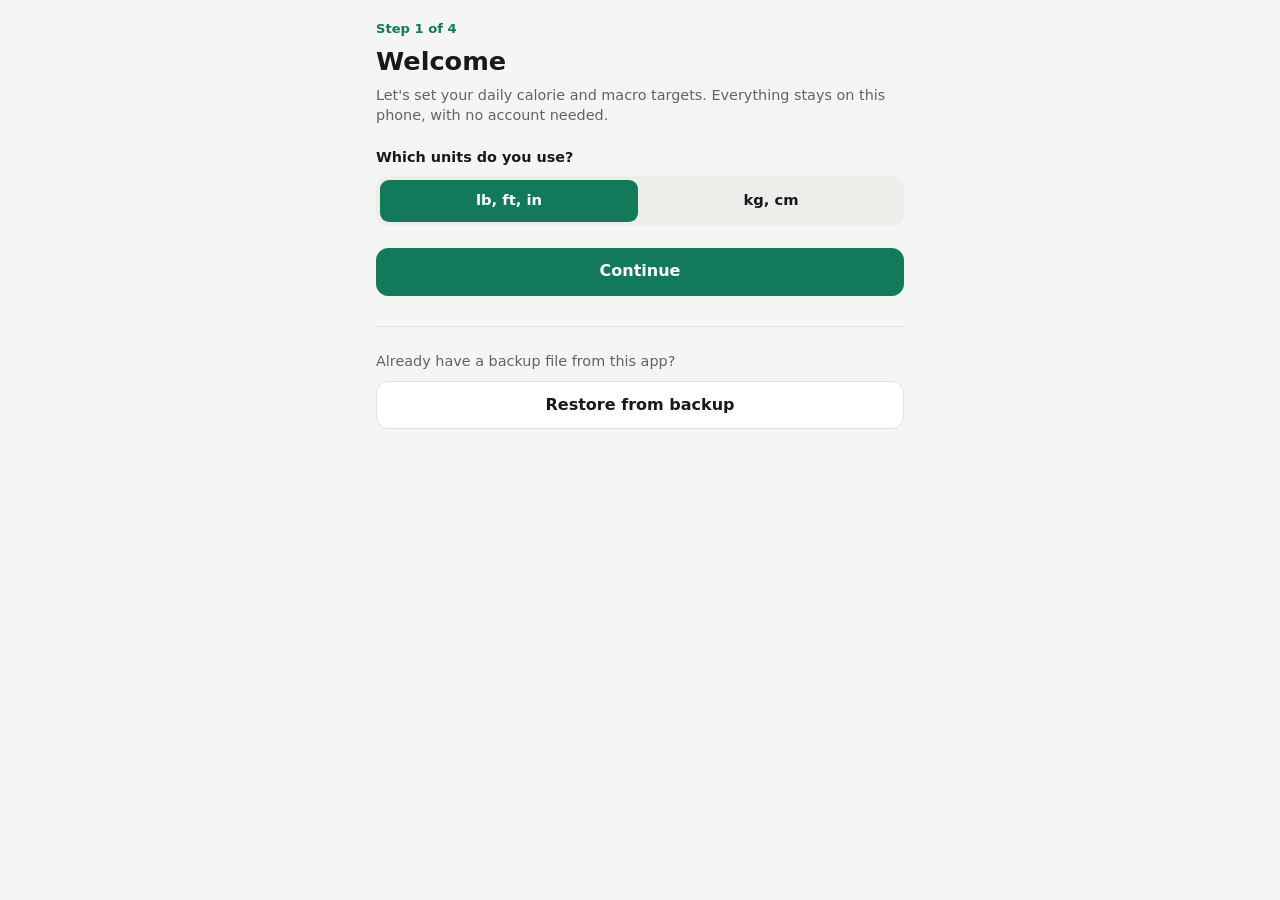
<file: index.html>
<!doctype html>
<html lang="en">
<head>
  <meta charset="utf-8">
  <meta name="viewport" content="width=device-width, initial-scale=1, viewport-fit=cover">
  <title>Fitness Tracker</title>
  <meta name="description" content="Personal food and workout tracker">
  <meta name="theme-color" content="#f5f6f4" media="(prefers-color-scheme: light)">
  <meta name="theme-color" content="#14171a" media="(prefers-color-scheme: dark)">
  <link rel="manifest" href="manifest.webmanifest">
  <link rel="icon" href="icons/icon-192.png" type="image/png">
  <link rel="apple-touch-icon" href="icons/icon-192.png">
  <link rel="stylesheet" href="app.css">
  <script defer src="lib/dexie.min.js"></script>
  <script defer src="js/nutrition.js"></script>
  <script defer src="js/foodApi.js"></script>
  <script defer src="js/exercises.js"></script>
  <script defer src="js/workout.js"></script>
  <script defer src="js/db.js"></script>
  <script defer src="js/workoutScreen.js"></script>
  <script defer src="js/app.js"></script>
  <script defer src="lib/alpine.min.js"></script>
</head>
<body x-data="app()" x-cloak>
  <input type="file" id="restore-file" class="visually-hidden" accept=".json,application/json" @change="chooseRestoreFile($event)">

  <p class="load-error" x-show="loadError" x-text="loadError"></p>

  <!-- ==================== First-run setup, also used to recalculate targets ==================== -->
  <main class="screen setup" x-show="ready && (!hasTargets || sheet === 'setup')">
    <header class="sheet-header" x-show="hasTargets">
      <button class="icon-button" type="button" aria-label="Close" @click="closeSheet()">✕</button>
      <h2>Recalculate targets</h2>
    </header>
    <p class="step-label" x-text="`Step ${setup.step} of 4`"></p>

    <section x-show="setup.step === 1">
      <h1 x-show="!hasTargets">Welcome</h1>
      <h1 x-show="hasTargets">Units</h1>
      <p class="muted" x-show="!hasTargets">Let's set your daily calorie and macro targets. Everything stays on this phone, with no account needed.</p>
      <h3>Which units do you use?</h3>
      <div class="segmented" role="group" aria-label="Units">
        <button type="button" :class="{ on: setup.units === 'lb' }" @click="setup.units = 'lb'">lb, ft, in</button>
        <button type="button" :class="{ on: setup.units === 'kg' }" @click="setup.units = 'kg'">kg, cm</button>
      </div>
      <button class="button primary wide" type="button" @click="setupNext()">Continue</button>
      <div class="restore-offer" x-show="!hasTargets">
        <p class="muted">Already have a backup file from this app?</p>
        <label class="button wide" for="restore-file">Restore from backup</label>
        <p class="error" x-show="restoreError" x-text="restoreError"></p>
      </div>
    </section>

    <section x-show="setup.step === 2">
      <h1>About you</h1>
      <p class="muted">These numbers estimate how many calories you burn in a day.</p>
      <h3>Calorie formula</h3>
      <p class="hint">The standard formula has different versions for male and female bodies.</p>
      <div class="segmented" role="group" aria-label="Calorie formula">
        <button type="button" :class="{ on: setup.sex === 'male' }" @click="setup.sex = 'male'">Male</button>
        <button type="button" :class="{ on: setup.sex === 'female' }" @click="setup.sex = 'female'">Female</button>
        <button type="button" :class="{ on: setup.sex === 'average' }" @click="setup.sex = 'average'">Average</button>
      </div>
      <label class="field">Age
        <input type="number" inputmode="numeric" min="18" max="100" x-model="setup.age">
      </label>
      <template x-if="setup.units === 'lb'">
        <div class="field-row">
          <label class="field">Height (ft)
            <input type="number" inputmode="numeric" min="3" max="8" x-model="setup.feet">
          </label>
          <label class="field">Height (in)
            <input type="number" inputmode="numeric" min="0" max="11" x-model="setup.inches">
          </label>
        </div>
      </template>
      <template x-if="setup.units === 'kg'">
        <label class="field">Height (cm)
          <input type="number" inputmode="decimal" min="120" max="250" x-model="setup.cm">
        </label>
      </template>
      <label class="field"><span x-text="`Weight (${setup.units})`"></span>
        <input type="number" inputmode="decimal" step="any" x-model="setup.weight">
      </label>
      <p class="error" x-show="setup.error" x-text="setup.error"></p>
      <div class="button-row">
        <button class="button" type="button" @click="setupBack()">Back</button>
        <button class="button primary" type="button" @click="setupNext()">Continue</button>
      </div>
    </section>

    <section x-show="setup.step === 3">
      <h1>Activity and pace</h1>
      <h3>How active is a normal week?</h3>
      <div class="choice-list">
        <template x-for="level in ACTIVITY_LEVELS" :key="level.id">
          <button type="button" class="choice" :class="{ on: setup.activity === level.id }" @click="setup.activity = level.id">
            <strong x-text="level.label"></strong><span x-text="level.hint"></span>
          </button>
        </template>
      </div>
      <h3>Fat-loss pace</h3>
      <div class="choice-list">
        <template x-for="pace in FAT_LOSS_PACES" :key="pace.id">
          <button type="button" class="choice" :class="{ on: setup.pace === pace.id }" @click="setup.pace = pace.id">
            <strong x-text="pace.label"></strong><span x-text="pace.hint"></span>
          </button>
        </template>
      </div>
      <div class="button-row">
        <button class="button" type="button" @click="setupBack()">Back</button>
        <button class="button primary" type="button" @click="setupNext()">See my targets</button>
      </div>
    </section>

    <section x-show="setup.step === 4">
      <h1>Your daily targets</h1>
      <template x-if="setup.suggestion">
        <p class="muted">Estimated maintenance is about <strong x-text="`${setup.suggestion.maintenance} kcal`"></strong> a day. Change any number below.</p>
      </template>
      <template x-if="setup.suggestion && setup.suggestion.raisedToFloor">
        <p class="notice">The formula gave a very low number, so this suggestion was raised to a safer minimum.</p>
      </template>
      <div class="target-grid">
        <label class="field">Calories (kcal)<input type="number" inputmode="numeric" x-model="setup.kcal"></label>
        <label class="field">Protein (g)<input type="number" inputmode="numeric" x-model="setup.protein"></label>
        <label class="field">Carbs (g)<input type="number" inputmode="numeric" x-model="setup.carbs"></label>
        <label class="field">Fat (g)<input type="number" inputmode="numeric" x-model="setup.fat"></label>
      </div>
      <p class="hint">These are estimates and a starting point, not medical advice. Adjust them based on how your weight trends over a few weeks, and check with a doctor if you have a health condition, are pregnant or have a history of eating disorders.</p>
      <p class="error" x-show="setup.error" x-text="setup.error"></p>
      <div class="button-row">
        <button class="button" type="button" @click="setupBack()">Back</button>
        <button class="button primary" type="button" @click="finishSetup()">Save targets</button>
      </div>
    </section>
  </main>

  <!-- ==================== Main tabs ==================== -->
  <div x-show="ready && hasTargets && !sheet">
    <main class="screen with-nav" x-show="tab === 'diary'">
      <header class="date-bar">
        <button class="icon-button" type="button" aria-label="Previous day" @click="shiftDate(-1)">‹</button>
        <label class="date-title">
          <strong x-text="dateTitle"></strong>
          <span x-text="dateSubtitle"></span>
          <input type="date" aria-label="Choose a date" class="date-input" :value="date" @change="goToDate($event.target.value)">
        </label>
        <button class="icon-button" type="button" aria-label="Next day" @click="shiftDate(1)">›</button>
      </header>
      <button class="link today-link" type="button" x-show="!isToday" @click="goToDate(todayCache)">Back to today</button>

      <button class="banner warn" type="button" x-show="backupDue" @click="tab = 'settings'">
        It's been a while since your last backup. Tap to save one.
      </button>

      <section class="card summary" x-show="target">
        <div class="summary-top">
          <div>
            <div class="big-number" :class="{ over: kcalLeft < 0 }" x-text="Math.abs(kcalLeft).toLocaleString()"></div>
            <div class="muted" x-text="kcalLeft < 0 ? 'kcal over target' : 'kcal left'"></div>
          </div>
          <div class="summary-side">
            <strong x-text="round(totals.kcal).toLocaleString()"></strong> eaten<br>
            <strong x-text="target ? round(target.kcal).toLocaleString() : ''"></strong> target
          </div>
        </div>
        <div class="bar"><span class="fill kcal" :class="{ over: kcalLeft < 0 }" :style="`width:${percent(totals.kcal, target && target.kcal)}%`"></span></div>
        <div class="macros">
          <template x-for="macro in macroRows()" :key="macro.id">
            <div class="macro">
              <div class="macro-label" x-text="macro.label"></div>
              <div class="macro-value"><strong x-text="round(macro.value)"></strong><span x-text="` / ${round(macro.goal)} g`"></span></div>
              <div class="bar small"><span class="fill" :class="macro.id" :style="`width:${percent(macro.value, macro.goal)}%`"></span></div>
            </div>
          </template>
        </div>
      </section>

      <template x-for="meal in MEALS" :key="meal.id">
        <section class="card meal">
          <header class="meal-header">
            <h2 x-text="meal.label"></h2>
            <span class="muted" x-show="mealEntries(meal.id).length" x-text="`${mealCalories(meal.id)} kcal`"></span>
          </header>
          <template x-for="entry in mealEntries(meal.id)" :key="entry.id">
            <button class="row" type="button" @click="openEntry(entry)">
              <span class="row-main">
                <strong x-text="entry.food.name"></strong>
                <span class="muted" x-text="entryAmount(entry)"></span>
              </span>
              <span class="row-value" x-text="entryCalories(entry)"></span>
            </button>
          </template>
          <button class="add-button" type="button" @click="openAddFood(meal.id)">+ Add food</button>
        </section>
      </template>
    </main>

    <main class="screen with-nav" x-show="tab === 'workout'">
      <h1>Workout</h1>

      <div class="week-strip" aria-label="This week">
        <template x-for="day in weekStrip" :key="day.date">
          <div class="week-day" :class="{ today: day.today, done: day.done, planned: !!day.short }">
            <span x-text="day.label"></span>
            <strong x-text="day.done ? '✓' : (day.short || '·')"></strong>
          </div>
        </template>
      </div>

      <template x-if="activeSession">
        <section class="card highlight">
          <h2>Workout in progress</h2>
          <p class="muted" x-text="`${activeSession.workoutName}, started ${shortDate(activeSession.date)}`"></p>
          <button class="button primary wide" type="button" @click="openSession(activeSession)">Resume workout</button>
        </section>
      </template>

      <template x-if="!activeSession">
        <section class="card">
          <template x-if="todaysFinishedSessions.length">
            <div>
              <h2>Done for today</h2>
              <p class="muted" x-text="`${todaysFinishedSessions[0].workoutName} is logged. ${nextPlanLabel}`"></p>
            </div>
          </template>
          <template x-if="!todaysFinishedSessions.length && todaysPlan">
            <div>
              <p class="eyebrow">Today</p>
              <h2 x-text="todaysPlan.name"></h2>
              <template x-for="row in todaysPlan.exercises" :key="row.exerciseId">
                <div class="plan-line">
                  <span x-text="exerciseName(row.exerciseId)"></span>
                  <span class="muted" x-text="`${row.sets} × ${formatRepRange(row.repMin, row.repMax)}`"></span>
                </div>
              </template>
              <button class="button primary wide" type="button" @click="startWorkout(todaysPlan)" x-text="`Start ${todaysPlan.name}`"></button>
            </div>
          </template>
          <template x-if="!todaysFinishedSessions.length && !todaysPlan">
            <div>
              <h2>Rest day</h2>
              <p class="muted" x-text="nextPlanLabel"></p>
            </div>
          </template>
          <div class="other-workouts">
            <p class="hint" x-text="todaysPlan && !todaysFinishedSessions.length ? 'Or do this instead:' : 'Train anyway:'"></p>
            <div class="button-row tight">
              <template x-for="workout in (todaysFinishedSessions.length ? workouts : alternateWorkouts)" :key="workout.id">
                <button class="button" type="button" @click="startWorkout(workout)" x-text="workout.name"></button>
              </template>
            </div>
          </div>
        </section>
      </template>

      <div class="button-row">
        <button class="button" type="button" @click="openCardio()">+ Log cardio</button>
        <button class="button" type="button" @click="openSheet('program')">Edit program</button>
      </div>

      <h3>History</h3>
      <div class="card list" x-show="historyRows.length">
        <template x-for="row in historyRows" :key="row.key">
          <button class="row" type="button" @click="openHistoryRow(row)">
            <span class="row-main">
              <strong x-text="row.title"></strong>
              <span class="muted" x-text="row.detail"></span>
            </span>
            <span class="muted" x-text="shortDate(row.date)"></span>
          </button>
        </template>
      </div>
      <p class="muted" x-show="!historyRows.length">Your finished workouts and cardio will appear here.</p>
    </main>

    <main class="screen with-nav" x-show="tab === 'settings'">
      <h1>Settings</h1>

      <section class="card">
        <h2>Daily targets</h2>
        <template x-if="target">
          <p class="muted" x-text="`${round(target.kcal)} kcal · ${round(target.protein)} g protein · ${round(target.carbs)} g carbs · ${round(target.fat)} g fat`"></p>
        </template>
        <div class="button-row">
          <button class="button" type="button" @click="openTargetEditor()">Edit numbers</button>
          <button class="button" type="button" @click="startRecalculate()">Recalculate</button>
        </div>
      </section>

      <section class="card">
        <h2>Units</h2>
        <div class="segmented" role="group" aria-label="Units">
          <button type="button" :class="{ on: units === 'lb' }" @click="setUnits('lb')">lb, ft, in</button>
          <button type="button" :class="{ on: units === 'kg' }" @click="setUnits('kg')">kg, cm</button>
        </div>
      </section>

      <section class="card">
        <h2>Backup</h2>
        <p class="muted">Your data lives only on this phone. Clearing Chrome's site data or uninstalling the app erases it, so save a backup regularly and copy the file somewhere safe, such as Google Drive.</p>
        <p class="muted" x-text="lastBackupLabel"></p>
        <button class="button primary wide" type="button" @click="downloadBackup()">Save backup file</button>
        <label class="button wide" for="restore-file">Restore from backup</label>
        <p class="error" x-show="restoreError" x-text="restoreError"></p>
        <p class="hint" x-show="storagePersisted === true">This phone has agreed to protect the app's data when storage runs low.</p>
      </section>

      <section class="card">
        <h2>Food search key</h2>
        <p class="muted" x-show="!usdaKey">You're using a shared test key with a very low limit. A free personal key takes about two minutes to get.</p>
        <p class="muted" x-show="usdaKey">Your personal USDA key is saved on this phone. It isn't included in backup files.</p>
        <a class="link" href="https://fdc.nal.usda.gov/api-key-signup/" target="_blank" rel="noopener">Get a free USDA key</a>
        <label class="field">USDA key
          <input type="text" autocomplete="off" autocapitalize="off" spellcheck="false" x-model="usdaKeyDraft">
        </label>
        <button class="button wide" type="button" @click="saveUsdaKey()">Save key</button>
      </section>

      <section class="card" x-show="installPrompt && !installed">
        <h2>Install</h2>
        <p class="muted">Add this app to your home screen.</p>
        <button class="button primary wide" type="button" @click="promptInstall()">Install app</button>
      </section>

      <p class="hint center" x-text="`Version ${APP_VERSION}. Food data: USDA FoodData Central and Open Food Facts.`"></p>
    </main>

    <nav class="tabbar" aria-label="Main">
      <button type="button" :class="{ on: tab === 'diary' }" @click="tab = 'diary'">Diary</button>
      <button type="button" :class="{ on: tab === 'workout' }" @click="tab = 'workout'">Workout</button>
      <button type="button" :class="{ on: tab === 'settings' }" @click="tab = 'settings'">Settings</button>
    </nav>
  </div>

  <!-- ==================== Add food ==================== -->
  <main class="screen" x-show="sheet === 'add'">
    <header class="sheet-header">
      <button class="icon-button" type="button" aria-label="Close" @click="closeSheet()">✕</button>
      <h2>Add food</h2>
    </header>
    <form class="search" @submit.prevent="$refs.search.blur(); runSearch()">
      <input type="search" x-ref="search" placeholder="Search foods" aria-label="Search foods" enterkeyhint="search" x-model="query" @input="searched = false">
      <button class="button primary" type="submit" :disabled="!query.trim()">Search</button>
    </form>
    <button class="button wide" type="button" @click="openCustomFood()">+ Create your own food</button>

    <p class="notice" x-show="!online">You're offline. Your saved foods still work.</p>
    <p class="notice" x-show="online && !usdaKey && searched">Searching with a shared test key. Add your free key in Settings to avoid limits.</p>

    <section x-show="matchingSavedFoods.length">
      <h3 x-text="query.trim() ? 'Your foods' : 'Recent'"></h3>
      <div class="card list">
        <template x-for="food in matchingSavedFoods" :key="food.key">
          <button class="row" type="button" @click="openFood(food, true)">
            <span class="row-main">
              <strong x-text="food.name"></strong>
              <span class="muted" x-text="[food.brand, foodCaloriesLabel(food)].filter(Boolean).join(' · ')"></span>
            </span>
          </button>
        </template>
      </div>
    </section>

    <p class="muted center" x-show="searching">Searching…</p>
    <template x-for="message in results.errors" :key="message">
      <p class="error" x-text="message"></p>
    </template>

    <section x-show="results.general.length">
      <h3>General foods</h3>
      <div class="card list">
        <template x-for="food in results.general" :key="food.key">
          <button class="row" type="button" @click="openFood(food)">
            <span class="row-main">
              <strong x-text="food.name"></strong>
              <span class="muted" x-text="foodCaloriesLabel(food)"></span>
            </span>
          </button>
        </template>
      </div>
    </section>

    <section x-show="results.branded.length">
      <h3>Brands and packaged foods</h3>
      <div class="card list">
        <template x-for="food in results.branded" :key="food.key">
          <button class="row" type="button" @click="openFood(food)">
            <span class="row-main">
              <strong x-text="food.name"></strong>
              <span class="muted" x-text="[food.brand, foodCaloriesLabel(food)].filter(Boolean).join(' · ')"></span>
            </span>
          </button>
        </template>
      </div>
    </section>

    <p class="muted center" x-show="searched && !searching && !results.general.length && !results.branded.length && !results.errors.length">
      No matches. Try fewer words, or create your own food.
    </p>
    <p class="muted center" x-show="!query.trim() && !savedFoods.length">Search for a food to log your first meal.</p>
  </main>

  <!-- ==================== Portion and entry editor ==================== -->
  <main class="screen" x-show="sheet === 'portion'">
    <template x-if="form">
      <div>
        <header class="sheet-header">
          <button class="icon-button" type="button" aria-label="Back" @click="closeSheet()">‹</button>
          <h2 x-text="form.mode === 'edit' ? 'Edit entry' : 'Add food'"></h2>
        </header>
        <h1 class="food-title" x-text="form.food.name"></h1>
        <p class="muted" x-text="[form.food.brand, SOURCE_LABELS[form.food.source]].filter(Boolean).join(' · ')"></p>
        <p class="notice" x-show="form.food.nutrients.macrosMissing">This food is missing some macro data, so those values count as 0.</p>

        <div class="field-row">
          <label class="field qty">Amount
            <input type="number" inputmode="decimal" step="any" min="0" x-model="form.qty">
          </label>
          <label class="field grow">Portion
            <select x-model.number="form.portionIndex">
              <template x-for="(portion, i) in form.food.portions" :key="i">
                <option :value="i" :selected="i === Number(form.portionIndex)" x-text="portion.label"></option>
              </template>
            </select>
          </label>
        </div>
        <label class="field">Meal
          <select x-model="form.meal">
            <template x-for="meal in MEALS" :key="meal.id">
              <option :value="meal.id" :selected="meal.id === form.meal" x-text="meal.label"></option>
            </template>
          </select>
        </label>

        <div class="card totals">
          <div><strong x-text="round(formTotals.kcal)"></strong><span>kcal</span></div>
          <div><strong x-text="`${round(formTotals.protein)} g`"></strong><span>Protein</span></div>
          <div><strong x-text="`${round(formTotals.carbs)} g`"></strong><span>Carbs</span></div>
          <div><strong x-text="`${round(formTotals.fat)} g`"></strong><span>Fat</span></div>
        </div>

        <p class="error" x-show="form.error" x-text="form.error"></p>
        <button class="button primary wide" type="button" @click="saveEntry()" x-text="form.mode === 'edit' ? 'Save changes' : 'Add to diary'"></button>
        <button class="button danger wide" type="button" x-show="form.mode === 'edit'" @click="deleteEntry()">Remove entry</button>
        <button class="button wide" type="button" x-show="form.mode === 'new' && form.food.source === 'custom'" @click="editCustomFood()">Edit this food</button>
        <button class="link center-link" type="button" x-show="form.mode === 'new' && form.saved" @click="forgetFood()">Remove from your foods</button>
      </div>
    </template>
  </main>

  <!-- ==================== Custom food ==================== -->
  <main class="screen" x-show="sheet === 'custom'">
    <header class="sheet-header">
      <button class="icon-button" type="button" aria-label="Back" @click="closeSheet()">‹</button>
      <h2 x-text="custom.key ? 'Edit food' : 'Create food'"></h2>
    </header>
    <label class="field">Name<input type="text" x-model="custom.name"></label>
    <label class="field">Brand (optional)<input type="text" x-model="custom.brand"></label>
    <div class="field-row">
      <label class="field grow">Serving name<input type="text" x-model="custom.servingLabel"></label>
      <label class="field qty">Grams (optional)<input type="number" inputmode="decimal" step="any" min="0" x-model="custom.grams"></label>
    </div>
    <h3>Nutrition per serving</h3>
    <div class="target-grid">
      <label class="field">Calories (kcal)<input type="number" inputmode="decimal" step="any" min="0" x-model="custom.kcal"></label>
      <label class="field">Protein (g)<input type="number" inputmode="decimal" step="any" min="0" x-model="custom.protein"></label>
      <label class="field">Carbs (g)<input type="number" inputmode="decimal" step="any" min="0" x-model="custom.carbs"></label>
      <label class="field">Fat (g)<input type="number" inputmode="decimal" step="any" min="0" x-model="custom.fat"></label>
    </div>
    <p class="error" x-show="custom.error" x-text="custom.error"></p>
    <button class="button primary wide" type="button" @click="saveCustomFood()">Save food</button>
  </main>

  <!-- ==================== Edit target numbers ==================== -->
  <main class="screen" x-show="sheet === 'targets'">
    <header class="sheet-header">
      <button class="icon-button" type="button" aria-label="Back" @click="closeSheet()">‹</button>
      <h2>Edit targets</h2>
    </header>
    <p class="muted">New targets apply from today onward. Earlier days keep the targets they had.</p>
    <div class="target-grid">
      <label class="field">Calories (kcal)<input type="number" inputmode="numeric" x-model="targetForm.kcal"></label>
      <label class="field">Protein (g)<input type="number" inputmode="numeric" x-model="targetForm.protein"></label>
      <label class="field">Carbs (g)<input type="number" inputmode="numeric" x-model="targetForm.carbs"></label>
      <label class="field">Fat (g)<input type="number" inputmode="numeric" x-model="targetForm.fat"></label>
    </div>
    <p class="hint" x-text="`Your macros add up to ${round(macroCalories({ protein: Number(targetForm.protein) || 0, carbs: Number(targetForm.carbs) || 0, fat: Number(targetForm.fat) || 0 }))} kcal.`"></p>
    <p class="error" x-show="targetForm.error" x-text="targetForm.error"></p>
    <button class="button primary wide" type="button" @click="saveTargetForm()">Save targets</button>
  </main>

  <!-- ==================== Workout session ==================== -->
  <main class="screen session-screen" x-show="sheet === 'session'">
    <template x-if="session">
      <div>
        <header class="sheet-header">
          <button class="icon-button" type="button" aria-label="Back" @click="leaveSession()">‹</button>
          <h2 x-text="session.workoutName"></h2>
        </header>
        <template x-if="session.status === 'done'">
          <label class="field">Date
            <input type="date" x-model="session.date" @change="saveSession()">
          </label>
        </template>
        <p class="hint" x-show="session.status === 'active'">Tick each set as you finish it. The screen stays on and your sets save as you go.</p>

        <template x-for="(item, itemIndex) in session.items" :key="item.uid">
          <section class="card exercise">
            <header class="exercise-header">
              <h2 x-text="item.name"></h2>
              <a class="link small" :href="demoLink(item)" target="_blank" rel="noopener">Demo</a>
            </header>
            <p class="target" x-text="targetLabel(item)"></p>
            <ul class="cues" x-show="item.cues.length">
              <template x-for="cue in item.cues" :key="cue"><li x-text="cue"></li></template>
            </ul>
            <p class="muted small-text" x-show="!!item.previous" x-text="previousLabel(item)"></p>
            <template x-if="item.advice && session.status === 'active'">
              <p class="advice" :class="item.advice.status" x-text="item.advice.message"></p>
            </template>

            <div class="set-grid set-head" aria-hidden="true">
              <span>Set</span>
              <span x-text="item.kind === 'bodyweight' ? '' : session.unit"></span>
              <span>Reps</span>
              <span>RPE</span>
              <span></span>
            </div>
            <template x-for="(set, setIndex) in item.sets" :key="setIndex">
              <div class="set-grid" :class="{ done: set.done }">
                <span class="set-number" x-text="setIndex + 1"></span>
                <input type="number" inputmode="decimal" step="any" min="0" :aria-label="`Set ${setIndex + 1} weight`" x-model.number="set.weight" x-show="item.kind !== 'bodyweight'" @input="saveSession()">
                <span x-show="item.kind === 'bodyweight'"></span>
                <input type="number" inputmode="numeric" min="0" :placeholder="item.repMax" :aria-label="`Set ${setIndex + 1} reps`" x-model.number="set.reps" @input="saveSession()">
                <select :aria-label="`Set ${setIndex + 1} effort, optional`" x-model="set.rpe" @change="saveSession()">
                  <option value="">–</option>
                  <template x-for="value in ['6', '7', '8', '9', '10']" :key="value">
                    <option :value="value" :selected="value === String(set.rpe)" x-text="value"></option>
                  </template>
                </select>
                <button class="check" type="button" :aria-label="`Tick set ${setIndex + 1}`" :aria-pressed="!!set.done" @click="toggleSet(item, set, setIndex)">✓</button>
              </div>
            </template>
            <p class="error" x-show="!!item.error" x-text="item.error"></p>
            <div class="exercise-actions">
              <button class="link small" type="button" @click="addSet(item)">+ Set</button>
              <button class="link small" type="button" x-show="item.sets.length > 1" @click="removeLastSet(item)">− Set</button>
              <button class="link small" type="button" @click="openPicker('session-swap', { itemIndex })">Swap</button>
              <button class="link small" type="button" @click="removeItem(itemIndex)">Remove</button>
            </div>
          </section>
        </template>

        <button class="button wide" type="button" @click="openPicker('session-add')">+ Add exercise</button>
        <button class="button primary wide" type="button" x-show="session.status === 'active'" @click="finishSession()">Finish workout</button>
        <button class="button primary wide" type="button" x-show="session.status === 'done'" @click="leaveSession()">Done</button>
        <button class="button danger wide" type="button" @click="discardSession()" x-text="session.status === 'done' ? 'Delete workout' : 'Discard workout'"></button>
      </div>
    </template>
  </main>

  <div class="rest-bar" :class="{ over: restOver }" role="timer" x-show="restVisible">
    <div class="rest-time">
      <span class="muted" x-show="!restOver">Rest</span>
      <strong x-text="restLabel"></strong>
    </div>
    <button class="button" type="button" x-show="!restOver" @click="addRest(30)">+30s</button>
    <button class="button" type="button" @click="stopRest()" x-text="restOver ? 'OK' : 'Skip'"></button>
  </div>

  <!-- ==================== Choose an exercise ==================== -->
  <main class="screen" x-show="sheet === 'picker'">
    <header class="sheet-header">
      <button class="icon-button" type="button" aria-label="Back" @click="closeSheet()">‹</button>
      <h2>Choose an exercise</h2>
    </header>
    <div class="search">
      <input type="search" placeholder="Search exercises" aria-label="Search exercises" x-model="picker.query">
    </div>
    <button class="button wide" type="button" @click="openNewExercise()">+ Create your own exercise</button>
    <div class="card list spaced">
      <template x-for="exercise in pickerExercises" :key="exercise.id">
        <button class="row" type="button" @click="pickExercise(exercise)">
          <span class="row-main">
            <strong x-text="exercise.name"></strong>
            <span class="muted" x-text="exercise.group"></span>
          </span>
        </button>
      </template>
    </div>
    <p class="muted center" x-show="!pickerExercises.length">No matches. You can create this exercise above.</p>
  </main>

  <main class="screen" x-show="sheet === 'newExercise'">
    <header class="sheet-header">
      <button class="icon-button" type="button" aria-label="Back" @click="closeSheet()">‹</button>
      <h2>Create exercise</h2>
    </header>
    <label class="field">Name<input type="text" x-model="newExercise.name"></label>
    <label class="field">Equipment
      <select x-model="newExercise.kind">
        <template x-for="kind in EXERCISE_KINDS" :key="kind.id">
          <option :value="kind.id" :selected="kind.id === newExercise.kind" x-text="kind.label"></option>
        </template>
      </select>
    </label>
    <label class="field">Form cue (optional)<input type="text" x-model="newExercise.cue"></label>
    <p class="error" x-show="newExercise.error" x-text="newExercise.error"></p>
    <button class="button primary wide" type="button" @click="saveNewExercise()">Save exercise</button>
  </main>

  <!-- ==================== Program editor ==================== -->
  <main class="screen" x-show="sheet === 'program'">
    <header class="sheet-header">
      <button class="icon-button" type="button" aria-label="Back" @click="closeSheet()">‹</button>
      <h2>Edit program</h2>
    </header>
    <p class="muted">Changes apply to future workouts. Finished workouts stay as you logged them.</p>

    <section class="card" x-show="schedule">
      <h2>Training days</h2>
      <div class="day-picker" role="group" aria-label="Training days">
        <template x-for="(label, day) in WEEKDAY_LABELS" :key="label">
          <button type="button" :class="{ on: schedule && schedule.days.includes(day) }" :aria-pressed="!!(schedule && schedule.days.includes(day))" @click="toggleScheduleDay(day)" x-text="label"></button>
        </template>
      </div>
      <p class="hint">Your workouts alternate across these days, so 3 days gives A/B/A one week and B/A/B the next.</p>
      <button class="link" type="button" @click="swapRotation()">Swap the A/B order</button>
    </section>

    <template x-for="workout in workouts" :key="workout.id">
      <section class="card program-card">
        <h2 x-text="workout.name"></h2>
        <template x-for="(row, index) in workout.exercises" :key="`${row.exerciseId}-${index}`">
          <button class="row" type="button" @click="openPlanRow(workout, index)">
            <span class="row-main">
              <strong x-text="exerciseName(row.exerciseId)"></strong>
              <span class="muted" x-text="planRowLabel(row)"></span>
            </span>
          </button>
        </template>
        <button class="add-button" type="button" @click="openPicker('plan-add', { workoutId: workout.id })">+ Add exercise</button>
      </section>
    </template>
  </main>

  <main class="screen" x-show="sheet === 'planRow'">
    <header class="sheet-header">
      <button class="icon-button" type="button" aria-label="Back" @click="closeSheet()">‹</button>
      <h2>Edit exercise</h2>
    </header>
    <h1 class="food-title" x-text="exerciseName(planForm.exerciseId)"></h1>
    <button class="link" type="button" @click="openPicker('plan-swap')">Swap for another exercise</button>
    <div class="target-grid">
      <label class="field">Sets<input type="number" inputmode="numeric" min="1" max="10" x-model="planForm.sets"></label>
      <label class="field">Rest (seconds)<input type="number" inputmode="numeric" min="0" max="900" x-model="planForm.restSec"></label>
      <label class="field">Reps, low<input type="number" inputmode="numeric" min="1" x-model="planForm.repMin"></label>
      <label class="field">Reps, high<input type="number" inputmode="numeric" min="1" x-model="planForm.repMax"></label>
    </div>
    <p class="error" x-show="planForm.error" x-text="planForm.error"></p>
    <button class="button primary wide" type="button" @click="savePlanRow()">Save</button>
    <div class="button-row">
      <button class="button" type="button" :disabled="planForm.index === 0" @click="movePlanRow(-1)">Move up</button>
      <button class="button" type="button" :disabled="!planFormWorkout || planForm.index === planFormWorkout.exercises.length - 1" @click="movePlanRow(1)">Move down</button>
    </div>
    <button class="button danger wide" type="button" @click="removePlanRow()">Remove from workout</button>
  </main>

  <!-- ==================== Cardio ==================== -->
  <main class="screen" x-show="sheet === 'cardio'">
    <header class="sheet-header">
      <button class="icon-button" type="button" aria-label="Back" @click="closeSheet()">‹</button>
      <h2 x-text="cardioForm.id ? 'Edit cardio' : 'Log cardio'"></h2>
    </header>
    <label class="field">Type
      <select x-model="cardioForm.type">
        <template x-for="type in CARDIO_TYPES" :key="type">
          <option :value="type" :selected="type === cardioForm.type" x-text="type"></option>
        </template>
      </select>
    </label>
    <label class="field">Date<input type="date" x-model="cardioForm.date"></label>
    <div class="target-grid">
      <label class="field">Minutes<input type="number" inputmode="decimal" step="any" min="0" x-model="cardioForm.minutes"></label>
      <label class="field"><span x-text="`Distance, optional (${cardioForm.distanceUnit})`"></span>
        <input type="number" inputmode="decimal" step="any" min="0" x-model="cardioForm.distance">
      </label>
    </div>
    <p class="hint">Cardio doesn’t change your calorie target.</p>
    <p class="error" x-show="cardioForm.error" x-text="cardioForm.error"></p>
    <button class="button primary wide" type="button" @click="saveCardio()">Save</button>
    <button class="button danger wide" type="button" x-show="!!cardioForm.id" @click="deleteCardio()">Remove</button>
  </main>

  <!-- ==================== Overlays ==================== -->
  <div class="modal-backdrop" x-show="!!confirmDialog">
    <div class="modal" role="dialog" aria-modal="true" aria-labelledby="confirm-title">
      <h2 id="confirm-title" x-text="confirmDialog && confirmDialog.title"></h2>
      <p class="muted" x-text="confirmDialog && confirmDialog.message"></p>
      <div class="button-row">
        <button class="button" type="button" x-show="confirmDialog && confirmDialog.action !== 'OK'" @click="confirmDialog = null">Cancel</button>
        <button class="button primary" type="button" @click="runConfirm()" x-text="confirmDialog && confirmDialog.action"></button>
      </div>
    </div>
  </div>

  <div class="modal-backdrop" x-show="pendingRestore">
    <div class="modal" role="dialog" aria-modal="true" aria-labelledby="restore-title">
      <h2 id="restore-title">Replace all data on this phone?</h2>
      <template x-if="pendingRestore">
        <p class="muted" x-text="`This backup is from ${pendingRestoreDate}, with ${pendingRestore.counts.entries} diary entries, ${pendingRestore.counts.foods} saved foods, ${pendingRestore.counts.sessions} workouts and ${pendingRestore.counts.cardio} cardio sessions. Everything now on this phone will be replaced.`"></p>
      </template>
      <div class="button-row">
        <button class="button" type="button" @click="pendingRestore = null">Cancel</button>
        <button class="button primary" type="button" @click="confirmRestore()">Replace</button>
      </div>
    </div>
  </div>

  <div class="toast" role="status" x-show="toast">
    <span x-text="toast && toast.message"></span>
    <button class="link" type="button" x-show="toast && !!toast.undo" @click="toast.undo()">Undo</button>
  </div>

  <button class="update-pill" type="button" x-show="swWaiting" @click="applyUpdate()">Update ready. Tap to refresh</button>
</body>
</html>
</file>
<file: app.css>
:root {
  color-scheme: light dark;
  --bg: #f5f6f4;
  --surface: #ffffff;
  --surface-2: #eceee9;
  --text: #171a1c;
  --muted: #5d6468;
  --line: #dfe2dc;
  --accent: #127a5b;
  --accent-text: #ffffff;
  --protein: #2b6cb0;
  --carbs: #b7791f;
  --fat: #a23f7d;
  --warn-bg: #fdf1d8;
  --warn-text: #6f4a00;
  --danger: #b3261e;
}

@media (prefers-color-scheme: dark) {
  :root {
    --bg: #14171a;
    --surface: #1e2226;
    --surface-2: #2a2f34;
    --text: #edf0ee;
    --muted: #a3abae;
    --line: #333a3f;
    --accent: #3cc497;
    --accent-text: #08261c;
    --protein: #6aa9ec;
    --carbs: #e0ad52;
    --fat: #dd80ba;
    --warn-bg: #3a2f14;
    --warn-text: #f4d98e;
    --danger: #f2877f;
  }
}

* { box-sizing: border-box; }
[x-cloak] { display: none !important; }

html { -webkit-text-size-adjust: 100%; }

body {
  margin: 0;
  background: var(--bg);
  color: var(--text);
  font: 16px/1.4 system-ui, -apple-system, 'Segoe UI', Roboto, sans-serif;
  -webkit-tap-highlight-color: transparent;
}

h1 { font-size: 1.6rem; line-height: 1.2; margin: 8px 0; }
h2 { font-size: 1.05rem; margin: 0; }
h3 { font-size: .9rem; margin: 22px 0 8px; }
p { margin: 8px 0; }
button, input, select { font: inherit; color: inherit; }

.visually-hidden { position: absolute; width: 1px; height: 1px; opacity: 0; pointer-events: none; }
.muted { color: var(--muted); font-size: .9rem; }
.hint { color: var(--muted); font-size: .82rem; margin: 6px 0 10px; }
.center { text-align: center; }
.error { color: var(--danger); font-size: .9rem; }
.notice {
  background: var(--warn-bg);
  color: var(--warn-text);
  padding: 10px 12px;
  border-radius: 10px;
  font-size: .88rem;
}
.load-error { padding: 24px 16px; color: var(--danger); }

.screen {
  max-width: 560px;
  margin: 0 auto;
  padding: calc(env(safe-area-inset-top) + 12px) 16px calc(env(safe-area-inset-bottom) + 24px);
}
.screen.with-nav { padding-bottom: calc(env(safe-area-inset-bottom) + 84px); }
.step-label { color: var(--accent); font-size: .82rem; font-weight: 600; margin: 8px 0 0; }

/* Cards */
.card {
  background: var(--surface);
  border: 1px solid var(--line);
  border-radius: 14px;
  padding: 14px;
  margin: 12px 0;
}
.card > h2 + .muted { margin-top: 6px; }
.card.list { padding: 0 14px; margin-top: 0; }

/* Date bar */
.date-bar { display: flex; align-items: center; justify-content: space-between; gap: 8px; }
.date-title { position: relative; display: flex; flex-direction: column; align-items: center; flex: 1; min-width: 0; }
.date-title strong { font-size: 1.15rem; }
.date-title span { color: var(--muted); font-size: .82rem; }
.date-input { position: absolute; inset: 0; width: 100%; height: 100%; opacity: 0; }
.today-link { display: block; margin: 2px auto 0; }

.icon-button {
  width: 44px;
  height: 44px;
  flex: none;
  border: 0;
  border-radius: 50%;
  background: transparent;
  font-size: 1.5rem;
  line-height: 1;
  cursor: pointer;
}
.icon-button:active { background: var(--surface-2); }

.banner {
  display: block;
  width: 100%;
  text-align: left;
  border: 0;
  border-radius: 10px;
  padding: 10px 12px;
  margin-top: 10px;
  font-size: .88rem;
  cursor: pointer;
}
.banner.warn { background: var(--warn-bg); color: var(--warn-text); }

/* Summary */
.summary-top { display: flex; justify-content: space-between; align-items: flex-end; gap: 12px; }
.big-number { font-size: 2.6rem; font-weight: 700; line-height: 1; font-variant-numeric: tabular-nums; }
.big-number.over { color: var(--carbs); }
.summary-side { text-align: right; font-size: .85rem; color: var(--muted); font-variant-numeric: tabular-nums; }
.summary-side strong { color: var(--text); }

.bar { height: 10px; border-radius: 6px; background: var(--surface-2); overflow: hidden; margin-top: 12px; }
.bar.small { height: 6px; margin-top: 5px; }
.fill { display: block; height: 100%; border-radius: inherit; background: var(--accent); }
.fill.over { background: var(--carbs); }
.fill.protein { background: var(--protein); }
.fill.carbs { background: var(--carbs); }
.fill.fat { background: var(--fat); }

.macros { display: grid; grid-template-columns: repeat(3, minmax(0, 1fr)); gap: 12px; margin-top: 14px; }
.macro-label { color: var(--muted); font-size: .78rem; }
.macro-value { font-size: .92rem; font-variant-numeric: tabular-nums; white-space: nowrap; }
.macro-value span { color: var(--muted); font-size: .78rem; }

/* Meals and rows */
.meal { padding-bottom: 4px; }
.meal-header { display: flex; justify-content: space-between; align-items: baseline; padding-bottom: 6px; }

.row {
  display: flex;
  width: 100%;
  align-items: center;
  justify-content: space-between;
  gap: 12px;
  min-height: 56px;
  padding: 9px 0;
  background: none;
  border: 0;
  border-top: 1px solid var(--line);
  text-align: left;
  cursor: pointer;
}
.card.list .row:first-child { border-top: 0; }
.row-main { display: flex; flex-direction: column; min-width: 0; overflow-wrap: anywhere; }
.row-main strong { font-weight: 550; }
.row-main .muted { font-size: .82rem; }
.row-value { font-variant-numeric: tabular-nums; flex: none; }

.add-button {
  display: block;
  width: 100%;
  min-height: 46px;
  padding: 0;
  background: none;
  border: 0;
  border-top: 1px solid var(--line);
  color: var(--accent);
  font-weight: 600;
  text-align: left;
  cursor: pointer;
}

/* Buttons */
.button {
  display: inline-flex;
  align-items: center;
  justify-content: center;
  min-height: 48px;
  padding: 10px 16px;
  border-radius: 12px;
  border: 1px solid var(--line);
  background: var(--surface);
  font-weight: 600;
  text-align: center;
  cursor: pointer;
}
.button:active { background: var(--surface-2); }
.button.primary { background: var(--accent); border-color: var(--accent); color: var(--accent-text); }
.button.primary:disabled { opacity: .5; }
.button.danger { color: var(--danger); }
.button.wide { display: flex; width: 100%; margin-top: 10px; }
.button-row { display: flex; gap: 10px; margin-top: 16px; }
.button-row .button { flex: 1; }
.link {
  background: none;
  border: 0;
  padding: 8px 0;
  color: var(--accent);
  font-weight: 600;
  font-size: .92rem;
  cursor: pointer;
}
a.link { display: inline-block; }
.center-link { display: block; margin: 14px auto 0; }

/* Forms */
.field { display: block; margin-top: 14px; font-size: .86rem; font-weight: 600; min-width: 0; }
.field input, .field select {
  display: block;
  width: 100%;
  min-height: 48px;
  margin-top: 5px;
  padding: 10px 12px;
  border: 1px solid var(--line);
  border-radius: 10px;
  background: var(--surface);
  font-weight: 400;
  font-size: 1rem;
}
.field-row { display: flex; gap: 10px; }
.field-row > .field { flex: 1; }
.field-row > .field.qty { flex: 0 0 34%; }
.field-row > .field.grow { flex: 1; }
.target-grid { display: grid; grid-template-columns: repeat(2, minmax(0, 1fr)); gap: 0 10px; }

.segmented { display: flex; gap: 4px; padding: 4px; background: var(--surface-2); border-radius: 12px; margin-top: 8px; }
.segmented button {
  flex: 1;
  min-height: 42px;
  border: 0;
  border-radius: 9px;
  background: transparent;
  font-weight: 600;
  font-size: .92rem;
  cursor: pointer;
}
.segmented button.on { background: var(--accent); color: var(--accent-text); }

.choice-list { display: grid; gap: 8px; }
.choice {
  display: flex;
  flex-direction: column;
  gap: 2px;
  padding: 11px 13px;
  border: 1px solid var(--line);
  border-radius: 12px;
  background: var(--surface);
  text-align: left;
  cursor: pointer;
}
.choice span { color: var(--muted); font-size: .84rem; }
.choice.on { border-color: var(--accent); box-shadow: inset 0 0 0 1px var(--accent); }

.setup .button.primary.wide { margin-top: 22px; }
.restore-offer { margin-top: 30px; padding-top: 16px; border-top: 1px solid var(--line); }

/* Sheets */
.sheet-header { display: flex; align-items: center; gap: 6px; margin: 0 0 8px -10px; }
.search { display: flex; gap: 8px; }
.search input {
  flex: 1;
  min-width: 0;
  min-height: 48px;
  padding: 10px 12px;
  border: 1px solid var(--line);
  border-radius: 12px;
  background: var(--surface);
}
.food-title { overflow-wrap: anywhere; }
.totals { display: grid; grid-template-columns: repeat(4, minmax(0, 1fr)); gap: 6px; text-align: center; margin-top: 16px; }
.totals div { display: flex; flex-direction: column; }
.totals strong { font-variant-numeric: tabular-nums; }
.totals span { color: var(--muted); font-size: .76rem; }

/* Workout tab */
.eyebrow { color: var(--accent); font-size: .8rem; font-weight: 700; margin: 0 0 2px; }
.card.highlight { border-color: var(--accent); }
.card.list.spaced { margin-top: 12px; }
.week-strip { display: grid; grid-template-columns: repeat(7, minmax(0, 1fr)); gap: 4px; margin-top: 10px; }
.week-day {
  display: flex;
  flex-direction: column;
  align-items: center;
  gap: 1px;
  padding: 6px 0;
  border-radius: 10px;
  background: var(--surface);
  border: 1px solid var(--line);
  color: var(--muted);
  font-size: .72rem;
}
.week-day strong { font-size: .95rem; color: var(--muted); font-weight: 600; }
.week-day.planned strong { color: var(--text); font-weight: 700; }
.week-day.done strong { color: var(--accent); }
.week-day.today { border-color: var(--accent); color: var(--text); box-shadow: inset 0 0 0 1px var(--accent); }
.plan-line { display: flex; justify-content: space-between; gap: 12px; padding: 6px 0; border-top: 1px solid var(--line); font-size: .94rem; }
.plan-line:first-of-type { margin-top: 8px; }
.other-workouts { margin-top: 14px; }
.other-workouts .hint { margin-bottom: 6px; }
.button-row.tight { margin-top: 0; }
.button:disabled { opacity: .45; }

/* Workout session */
.session-screen { padding-bottom: calc(env(safe-area-inset-bottom) + 96px); }
.exercise-header { display: flex; justify-content: space-between; align-items: center; gap: 12px; }
.link.small { font-size: .85rem; padding: 6px 0; min-height: 32px; }
.target { font-size: .88rem; font-weight: 600; margin: 2px 0 6px; }
.cues { margin: 0 0 6px; padding-left: 18px; color: var(--muted); font-size: .84rem; }
.small-text { font-size: .82rem; margin: 4px 0; }
.advice { border-radius: 10px; padding: 8px 10px; font-size: .84rem; margin: 8px 0; background: var(--surface-2); }
.advice.up { background: var(--accent); color: var(--accent-text); font-weight: 600; }

.set-grid { display: grid; grid-template-columns: 24px minmax(0, 1fr) minmax(0, 1fr) 58px 46px; gap: 6px; align-items: center; margin-top: 6px; }
.set-head { color: var(--muted); font-size: .74rem; font-weight: 600; text-align: center; margin-top: 10px; }
.set-number { text-align: center; color: var(--muted); font-size: .9rem; font-variant-numeric: tabular-nums; }
.set-grid input, .set-grid select {
  width: 100%;
  min-height: 46px;
  padding: 6px;
  border: 1px solid var(--line);
  border-radius: 10px;
  background: var(--bg);
  text-align: center;
  font-size: 1rem;
  font-variant-numeric: tabular-nums;
}
.set-grid select { padding: 6px 2px; }
.check {
  width: 46px;
  height: 46px;
  border: 1px solid var(--line);
  border-radius: 12px;
  background: var(--surface-2);
  color: var(--muted);
  font-size: 1.2rem;
  font-weight: 700;
  cursor: pointer;
}
.set-grid.done .check { background: var(--accent); border-color: var(--accent); color: var(--accent-text); }
.set-grid.done input, .set-grid.done select { border-color: var(--accent); }
.exercise-actions { display: flex; flex-wrap: wrap; gap: 4px 18px; margin-top: 6px; }

.rest-bar {
  position: fixed;
  left: 0;
  right: 0;
  bottom: 0;
  display: flex;
  align-items: center;
  gap: 8px;
  padding: 10px 16px calc(env(safe-area-inset-bottom) + 10px);
  background: var(--surface);
  border-top: 2px solid var(--accent);
  z-index: 10;
}
.rest-bar.over { background: var(--accent); color: var(--accent-text); }
.rest-bar .button { color: var(--text); }
.rest-time { flex: 1; display: flex; align-items: baseline; gap: 8px; }
.rest-time strong { font-size: 1.6rem; font-variant-numeric: tabular-nums; }

/* Program editor */
.day-picker { display: grid; grid-template-columns: repeat(7, minmax(0, 1fr)); gap: 4px; margin-top: 10px; }
.day-picker button {
  min-height: 44px;
  padding: 0;
  border: 1px solid var(--line);
  border-radius: 10px;
  background: transparent;
  font-size: .78rem;
  font-weight: 600;
  cursor: pointer;
}
.day-picker button.on { background: var(--accent); border-color: var(--accent); color: var(--accent-text); }
.program-card { padding-bottom: 4px; }
.program-card h2 { padding-bottom: 8px; }

/* Bottom navigation */
.tabbar {
  position: fixed;
  left: 0;
  right: 0;
  bottom: 0;
  display: flex;
  background: var(--surface);
  border-top: 1px solid var(--line);
  padding-bottom: env(safe-area-inset-bottom);
  z-index: 5;
}
.tabbar button {
  flex: 1;
  min-height: 58px;
  border: 0;
  background: none;
  color: var(--muted);
  font-weight: 600;
  font-size: .9rem;
  cursor: pointer;
}
.tabbar button.on { color: var(--accent); box-shadow: inset 0 2px 0 var(--accent); }

/* Overlays */
.modal-backdrop {
  position: fixed;
  inset: 0;
  display: flex;
  align-items: center;
  justify-content: center;
  padding: 16px;
  background: rgba(0, 0, 0, .5);
  z-index: 20;
}
.modal { width: 100%; max-width: 420px; padding: 18px; border-radius: 16px; background: var(--surface); }

.toast {
  position: fixed;
  left: 16px;
  right: 16px;
  bottom: calc(env(safe-area-inset-bottom) + 72px);
  max-width: 528px;
  margin: 0 auto;
  display: flex;
  justify-content: space-between;
  align-items: center;
  gap: 12px;
  min-height: 46px;
  padding: 8px 14px;
  border-radius: 12px;
  background: var(--text);
  color: var(--bg);
  font-size: .9rem;
  z-index: 15;
}
.toast .link { color: var(--bg); text-decoration: underline; }

.update-pill {
  position: fixed;
  left: 50%;
  top: calc(env(safe-area-inset-top) + 8px);
  transform: translateX(-50%);
  padding: 9px 16px;
  border: 0;
  border-radius: 20px;
  background: var(--accent);
  color: var(--accent-text);
  font-size: .85rem;
  font-weight: 600;
  white-space: nowrap;
  cursor: pointer;
  z-index: 25;
}
</file>
